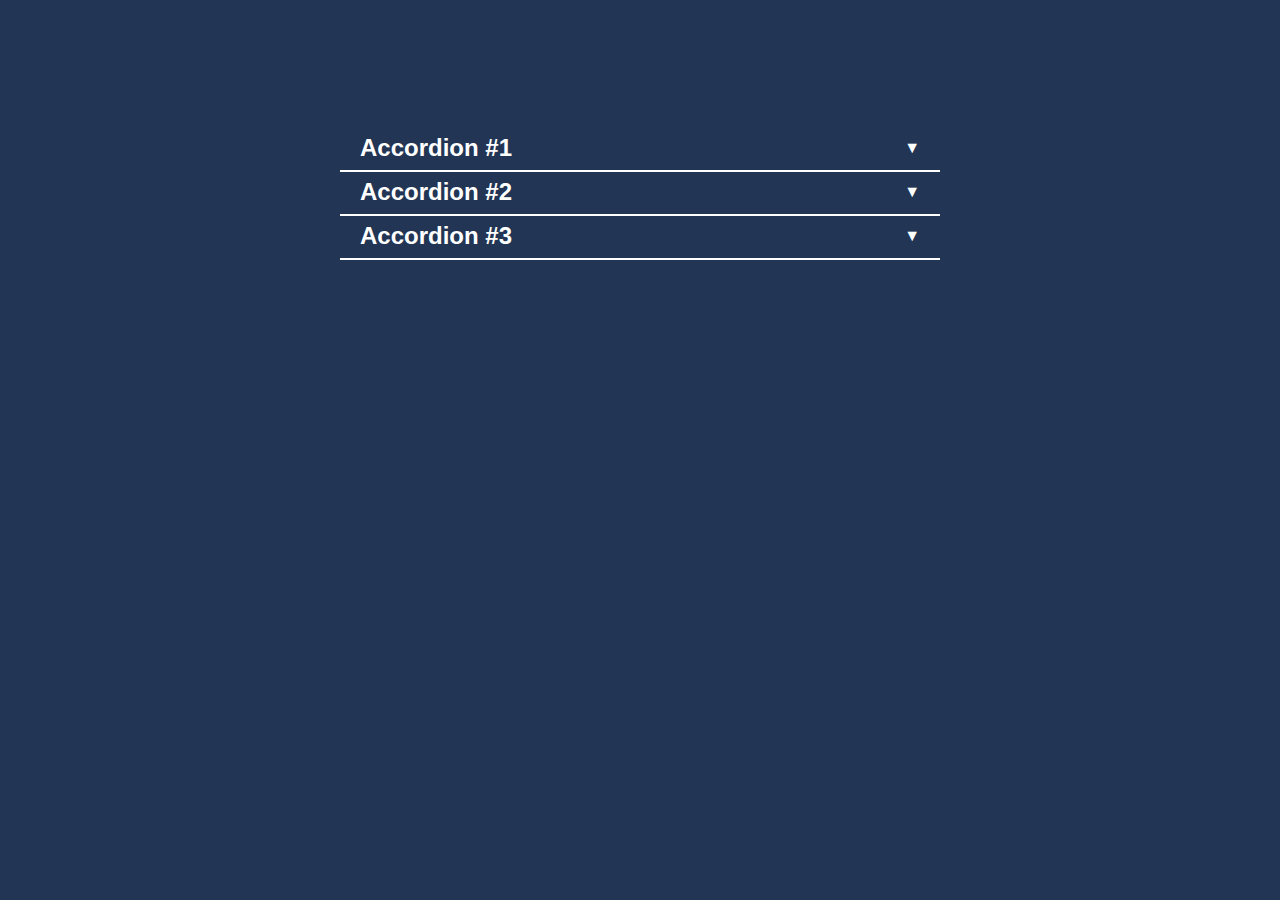
<file: Accordion component/index.html>
<!DOCTYPE html>
<html lang="en">
  <head>
    <meta charset="UTF-8" />
    <meta name="viewport" content="width=device-width, initial-scale=1.0" />
    <link rel="stylesheet" href="styles.css" />
    <title>Accordion Component</title>
  </head>
  <body>
    <div class="container">
      <div class="accordion">
        <div class="accordion-head">
          <h2>Accordion #1</h2>
          <span class="icon">&#9660</span>
        </div>
        <div class="accordion-body">
          <p>
            This is the body of the accordion 1 Lorem ipsum dolor sit amet,
            consectetur adipisicing elit. Doloribus, odio fugit eum officia
            vitae rerum fugiat voluptatibus ducimus itaque beatae? Lorem ipsum dolor sit amet consectetur adipisicing elit. Tempora, ipsam.
          </p>
        </div>
      </div>

      <div class="accordion">
        <div class="accordion-head">
          <h2>Accordion #2</h2>
          <span class="icon">&#9660</span>
        </div>
        <div class="accordion-body">
          <p>
            This is the body of the accordion 2 Lorem ipsum dolor sit amet
            consectetur adipisicing elit. Modi, ipsum rem perferendis cupiditate
            ratione inventore rerum omnis dolorum voluptates aut. Lorem ipsum dolor sit amet consectetur adipisicing elit. Voluptatem, unde?
          </p>
        </div>
      </div>

      <div class="accordion">
        <div class="accordion-head">
          <h2>Accordion #3</h2>
          <span class="icon">&#9660</span>
        </div>
        <div class="accordion-body">
          <p>This is the body of the accordion 3 Lorem ipsum, dolor sit amet consectetur adipisicing elit. Eos totam ex, non omnis veniam commodi aut consequuntur molestiae harum in?Lorem ipsum dolor sit amet consectetur, adipisicing elit. Ratione, magnam.</p>
        </div>
      </div>
    </div>

    <script src="index.js"></script>
  </body>
</html>
</file>
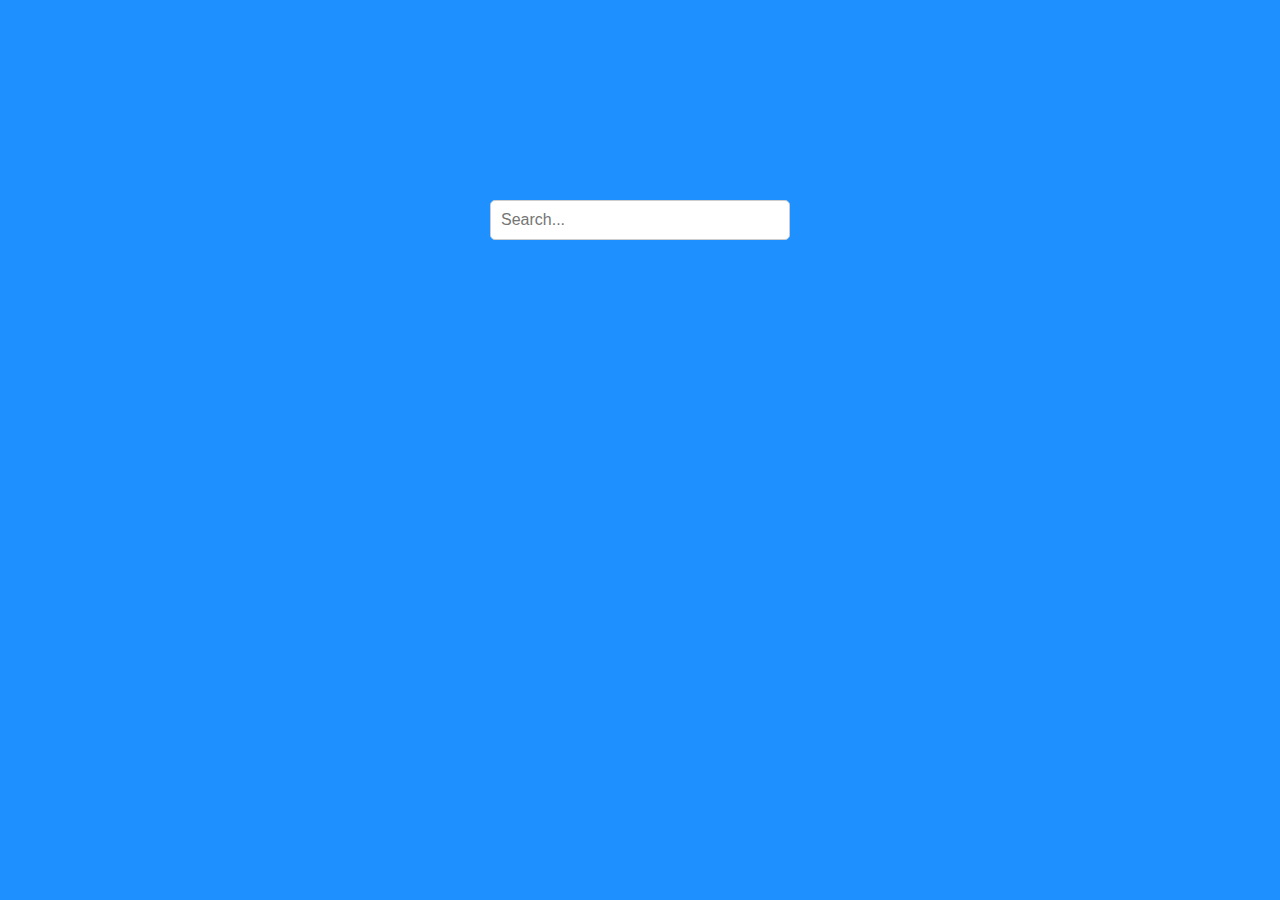
<file: Autofill debouncing/index.html>
<!DOCTYPE html>
<html lang="en">
  <head>
    <meta charset="UTF-8" />
    <meta name="viewport" content="width=device-width, initial-scale=1.0" />
    <title>Debounced Autocomplete Search</title>
    <link rel="stylesheet" href="styles.css" />
  </head>
  <body>
    <div class="search-container">
      <input type="text" id="search-input" placeholder="Search..." />
      <ul id="autocomplete-results" class="autocomplete-results"></ul>
    </div>
    <script src="index.js"></script>
  </body>
</html>
</file>
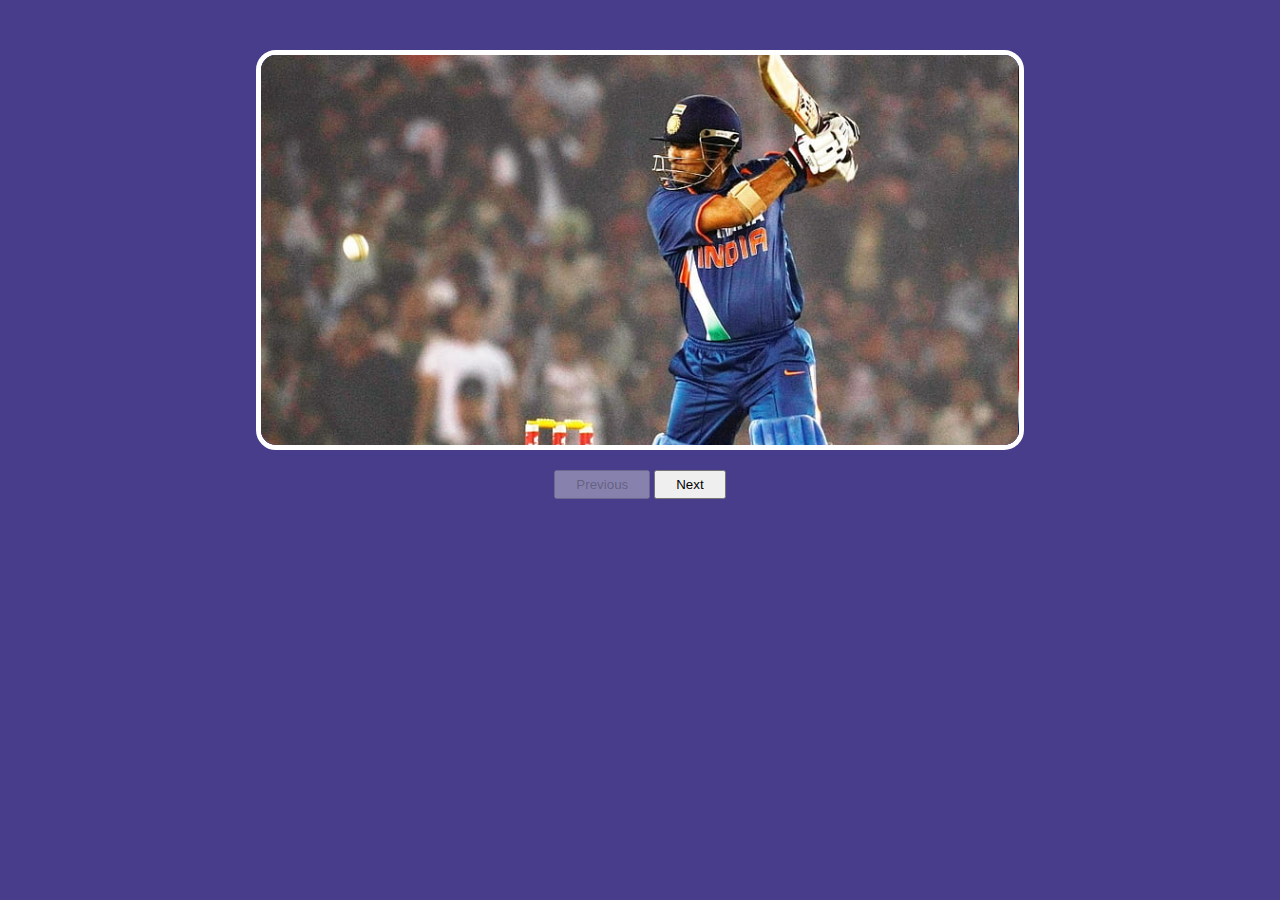
<file: Carousel component/index.html>
<!DOCTYPE html>
<html lang="en">
  <head>
    <meta charset="UTF-8" />
    <meta name="viewport" content="width=device-width, initial-scale=1.0" />
    <link rel="stylesheet" href="styles.css" />
    <title>Carousel Component</title>
  </head>
  <body>
    <div class="main-container">
      <div class="container">
        <div class="slide" style="background-color: darkslateblue">
          <img src="Images/Sachin.jpg" />
        </div>
        <div class="slide" style="background-color: darkseagreen">
          <img src="Images/dhoni.jpg" />
        </div>
        <div class="slide" style="background-color: palevioletred">
          <img src="Images/kohli.webp" />
        </div>
      </div>
    </div>

    <div class="controls">
      <button class="prev" onclick="previous()">Previous</button>
      <button class="nextBtn" onclick="next()">Next</button>
    </div>

    <script src="index.js"></script>
  </body>
</html>
</file>
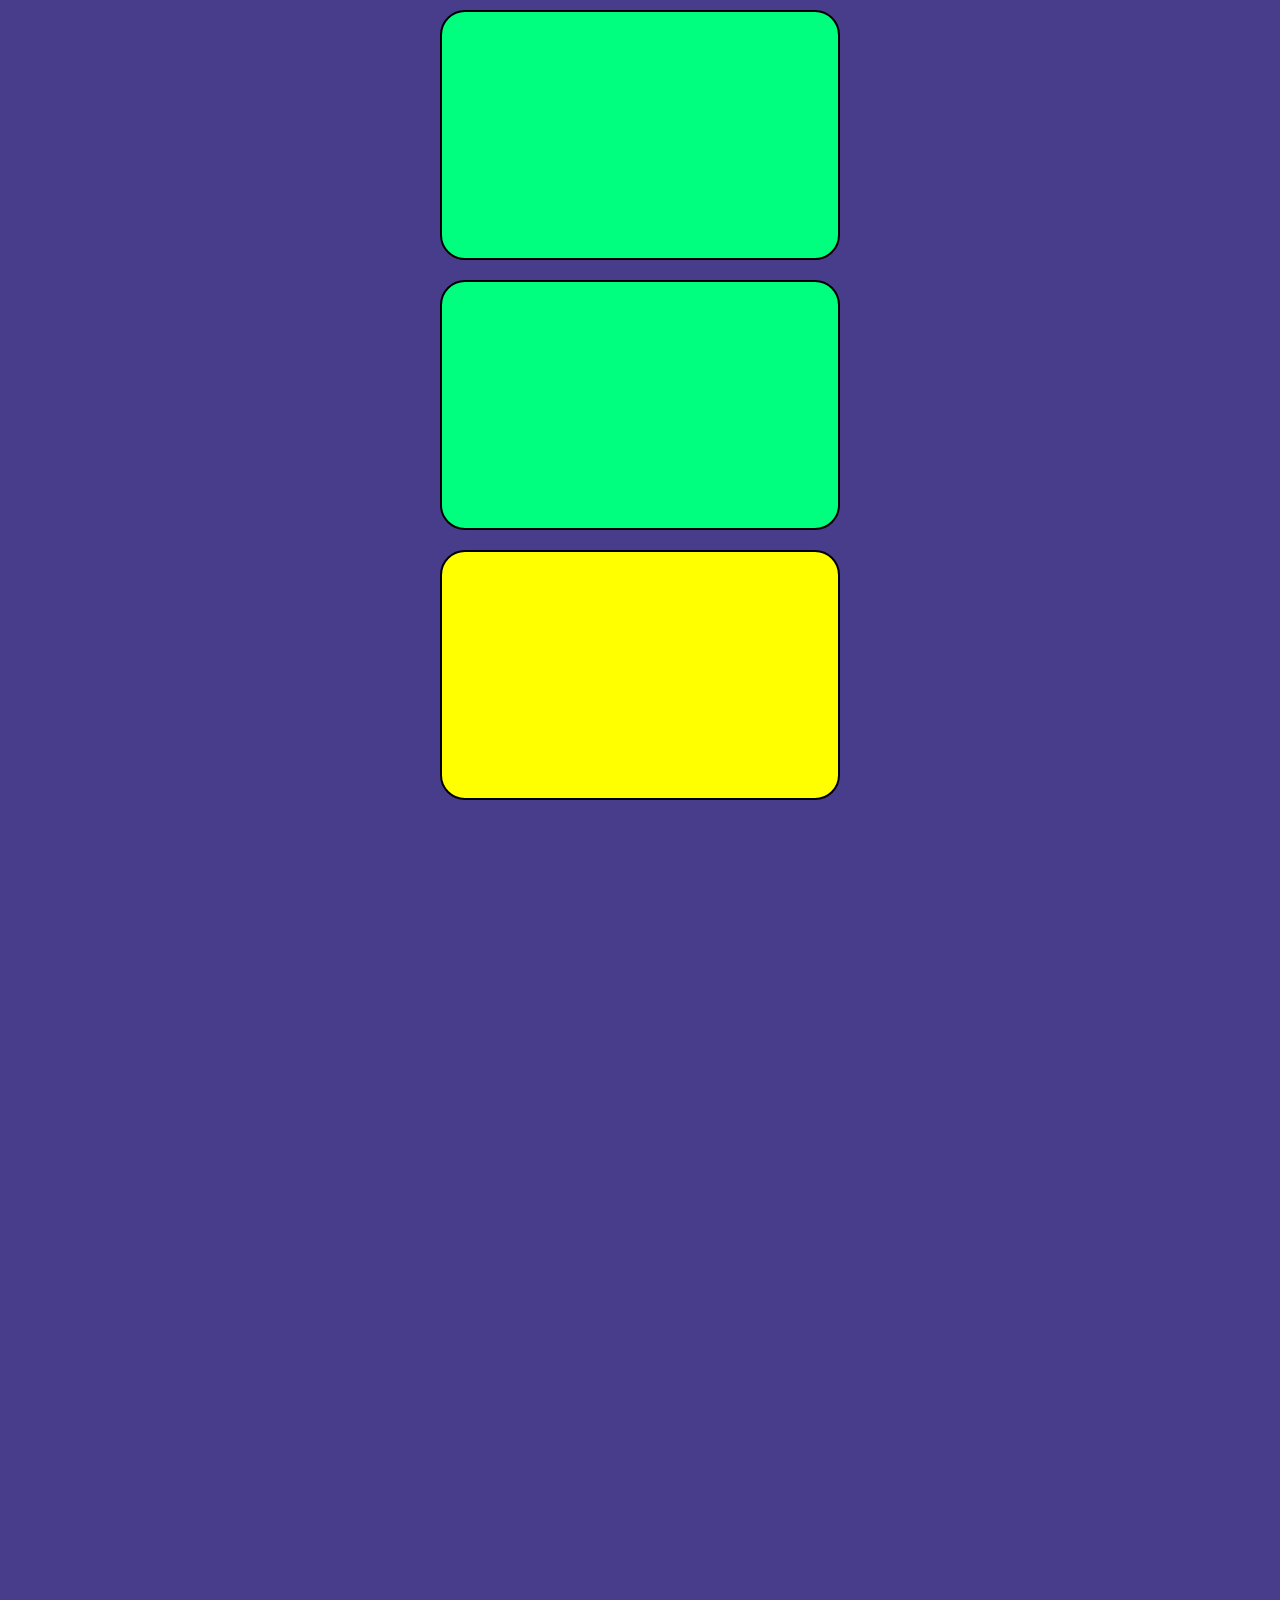
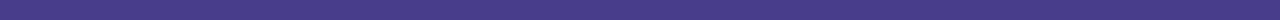
<file: Infinite scrolling/index.html>
<!DOCTYPE html>
<html lang="en">
  <head>
    <meta charset="UTF-8" />
    <meta name="viewport" content="width=device-width, initial-scale=1.0" />
    <link rel="stylesheet" href="styles.css" />
    <title>Infinite Scrolling</title>
  </head>
  <body>
    <div class="container">
      <div class="card"></div>
      <div class="card"></div>
    </div>
    <script src="index.js"></script>
  </body>
</html>
</file>
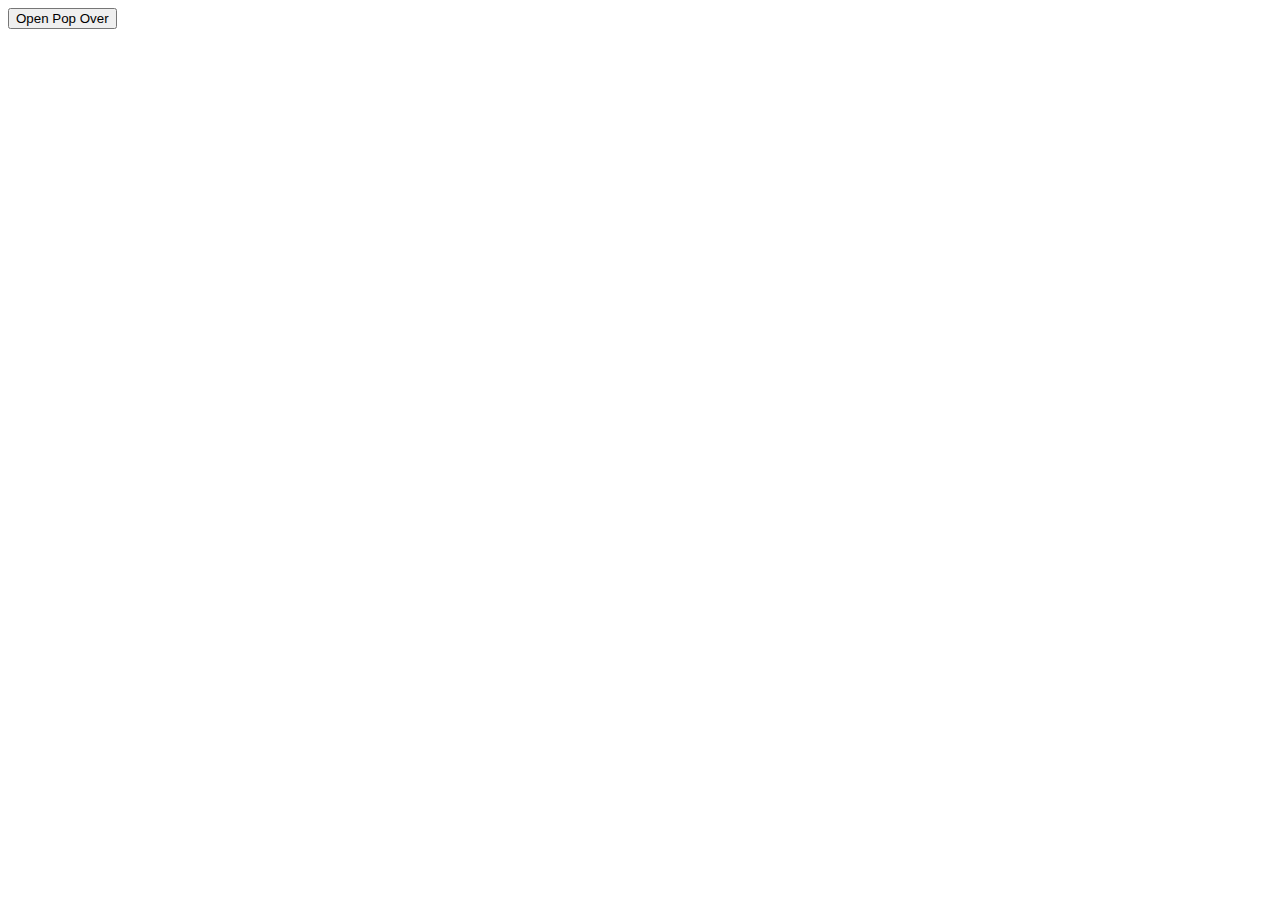
<file: Pop over component/index.html>
<!DOCTYPE html>
<html lang="en">
  <head>
    <meta charset="UTF-8" />
    <meta name="viewport" content="width=device-width, initial-scale=1.0" />
    <link rel="stylesheet" href="styles.css" />
    <title>Pop Over Component</title>
  </head>
  <body>
    <div class="container">
      <button onclick="openPopOver()">Open Pop Over</button>
      <div class="pop-over">
        <div class="cancel">&#10062</div>
        Good morning ☀️
      </div>
    </div>
    <div class="overlay"></div>

    <script src="index.js"></script>
  </body>
</html>
</file>
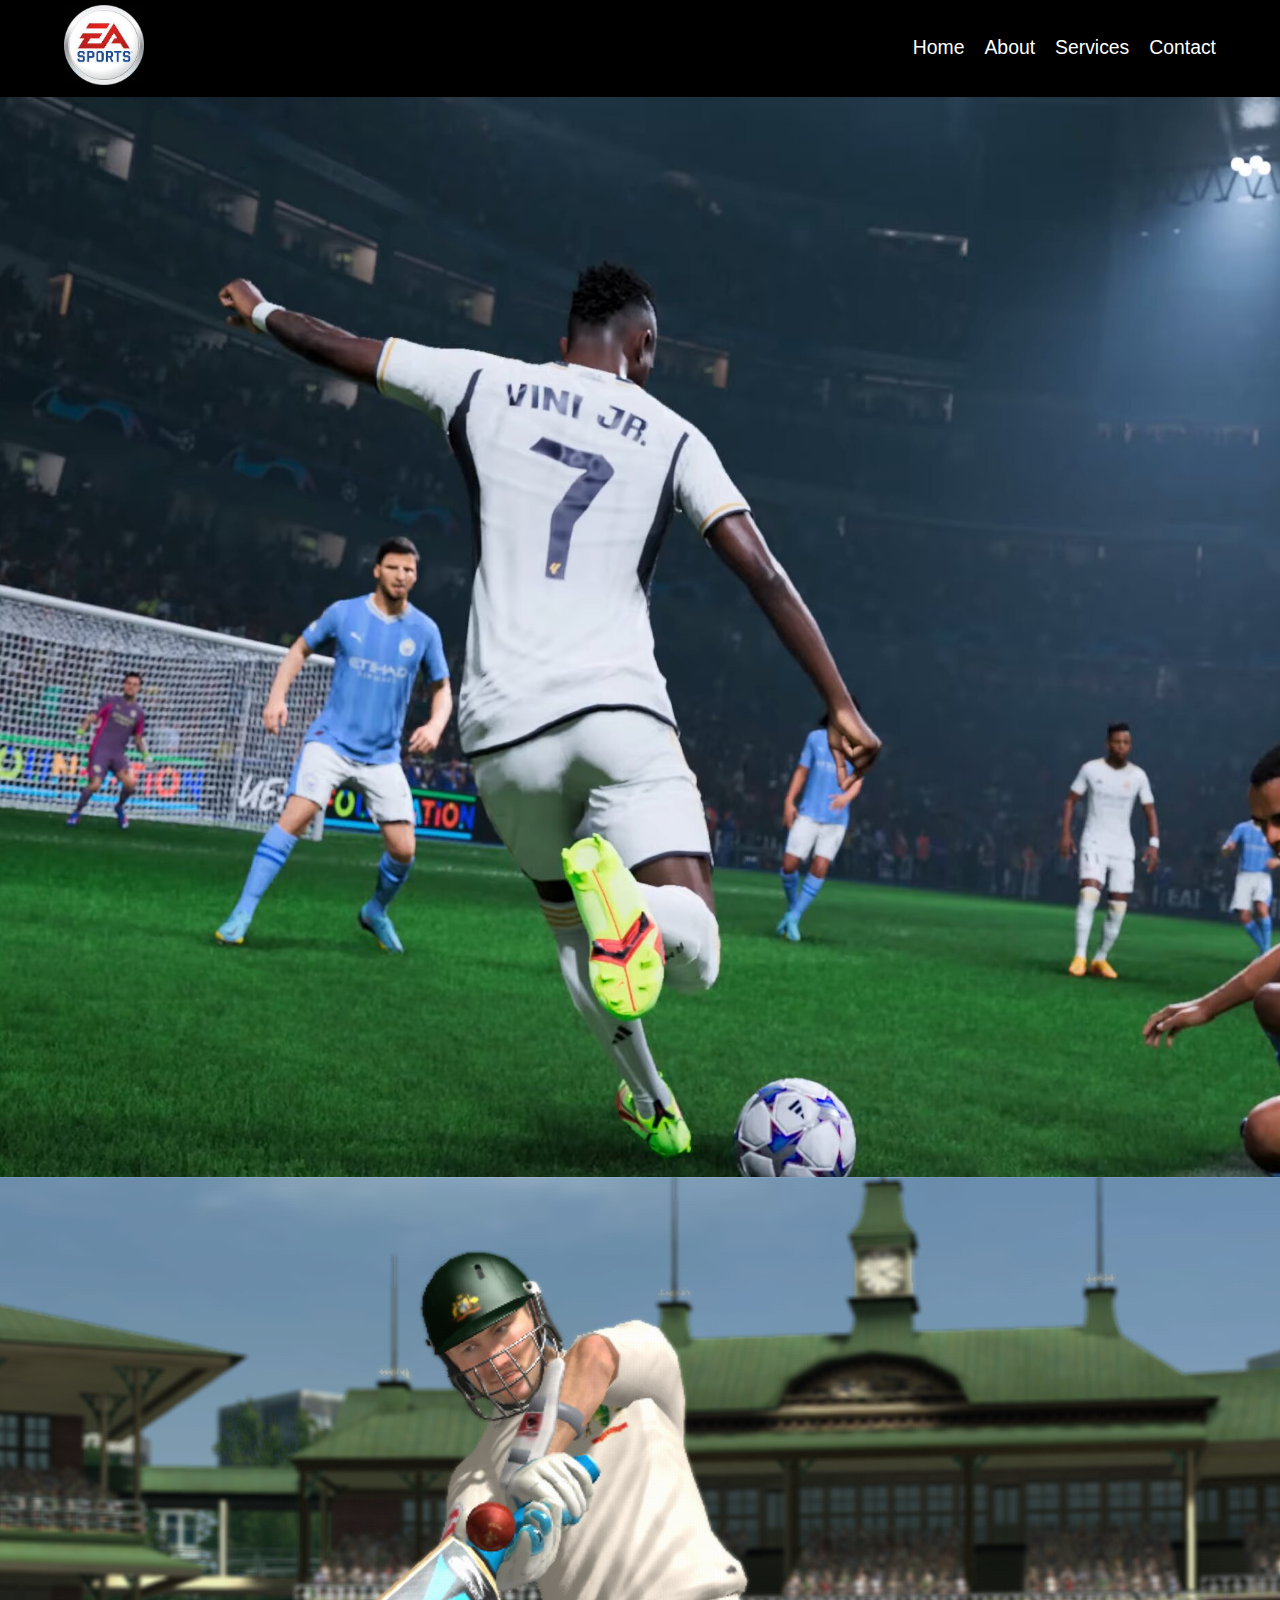
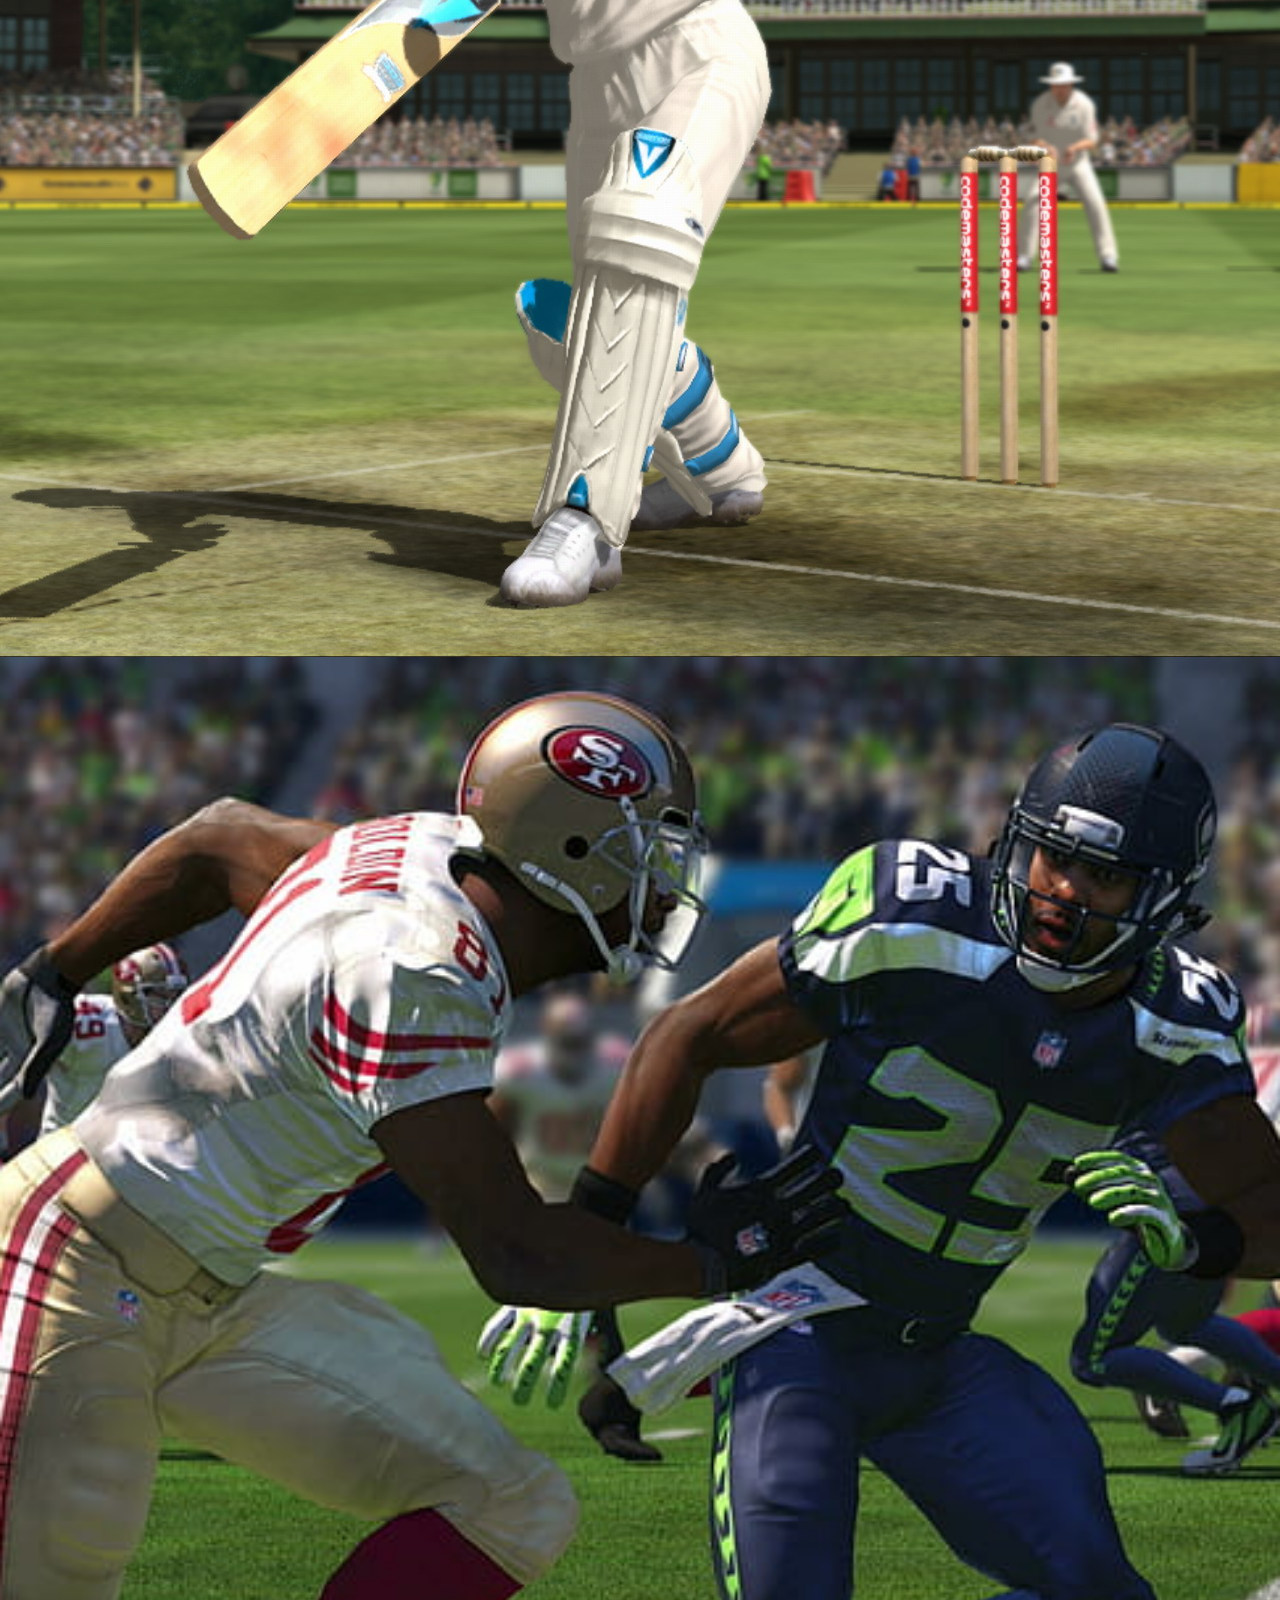
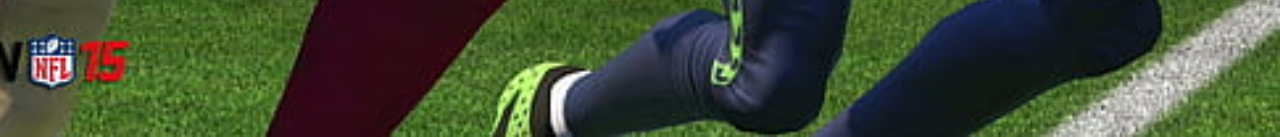
<file: Responsive navbar/index.html>
<!DOCTYPE html>
<html lang="en">
  <head>
    <meta charset="UTF-8" />
    <meta name="viewport" content="width=device-width, initial-scale=1.0" />
    <title>Responsive Navbar</title>
    <link rel="stylesheet" href="styles.css" />
  </head>
  <body>
    <nav class="navbar">
      <div class="logo"><img src="Images/logo.jpg" alt="" /></div>
      <ul class="nav-links">
        <li><a href="#home">Home</a></li>
        <li><a href="#about">About</a></li>
        <li><a href="#services">Services</a></li>
        <li><a href="#contact">Contact</a></li>
      </ul>
      <div class="nav-toggle">
        <div class="line"></div>
        <div class="line"></div>
        <div class="line"></div>
      </div>
    </nav>

    <div id="home" class="section">
      <img src="Images/football.jpg" alt="" />
    </div>

    <div id="about" class="section">
      <img src="Images/cricket.jpeg" alt="" />
    </div>

    <div id="services" class="section">
      <img src="Images/nfl.jpg" alt="" />
    </div>

    <script src="index.js"></script>
  </body>
</html>
</file>
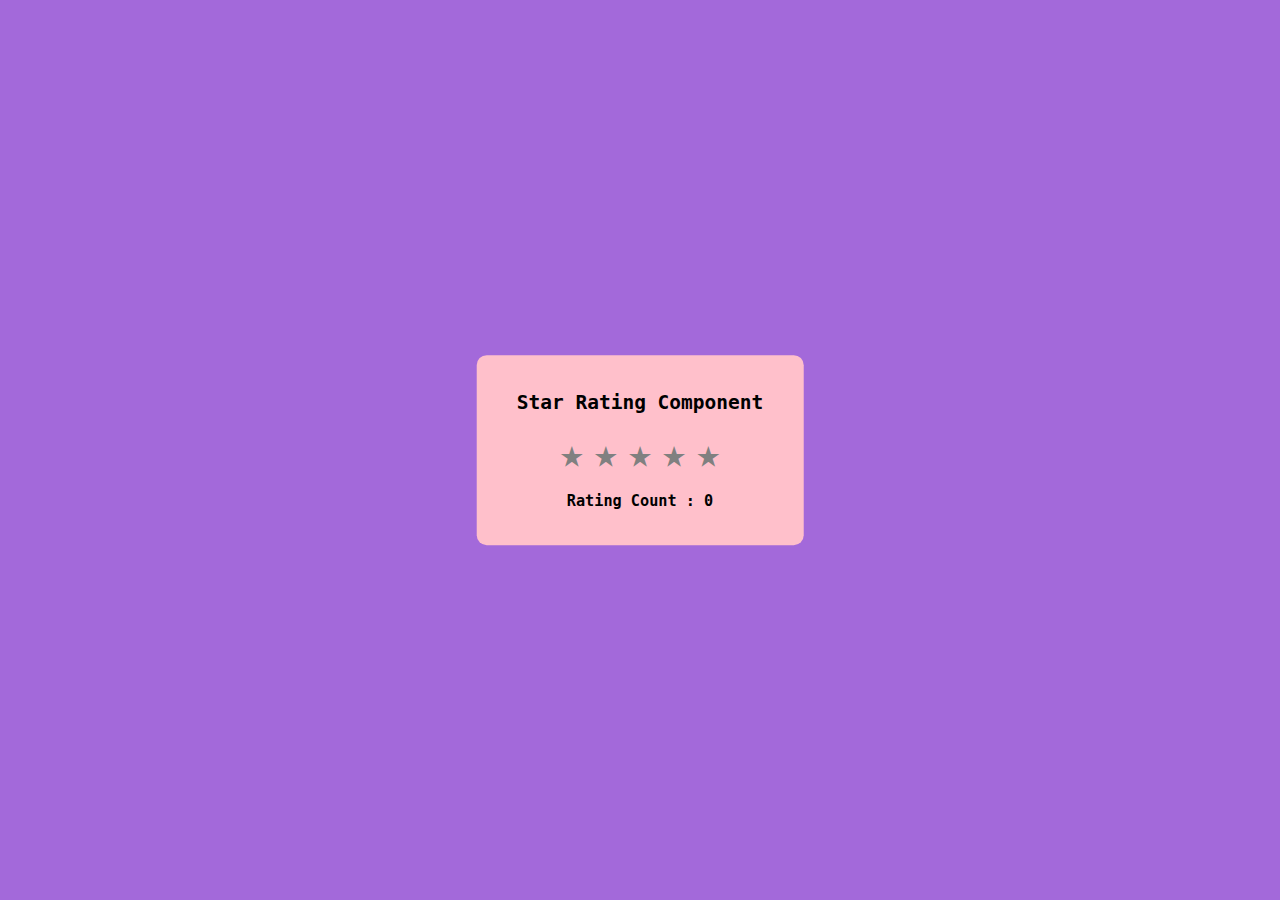
<file: Star rating component/index.html>
<!DOCTYPE html>
<html lang="en">
  <head>
    <meta charset="UTF-8" />
    <meta name="viewport" content="width=device-width, initial-scale=1.0" />
    <link rel="stylesheet" href="styles.css" />
    <title>Star Rating Component</title>
  </head>
  <body>
    <div class="container">
      <h2>Star Rating Component</h2>
      <div class="stars">
        <span class="star">&#9733</span>
        <span class="star">&#9733</span>
        <span class="star">&#9733</span>
        <span class="star">&#9733</span>
        <span class="star">&#9733</span>
        <!-- <div>&#9733</div> -->
      </div>
      <h3>Rating Count : <span id="rating-count">0</span></h3>

      <script src="index.js"></script>
    </div>
  </body>
</html>
</file>
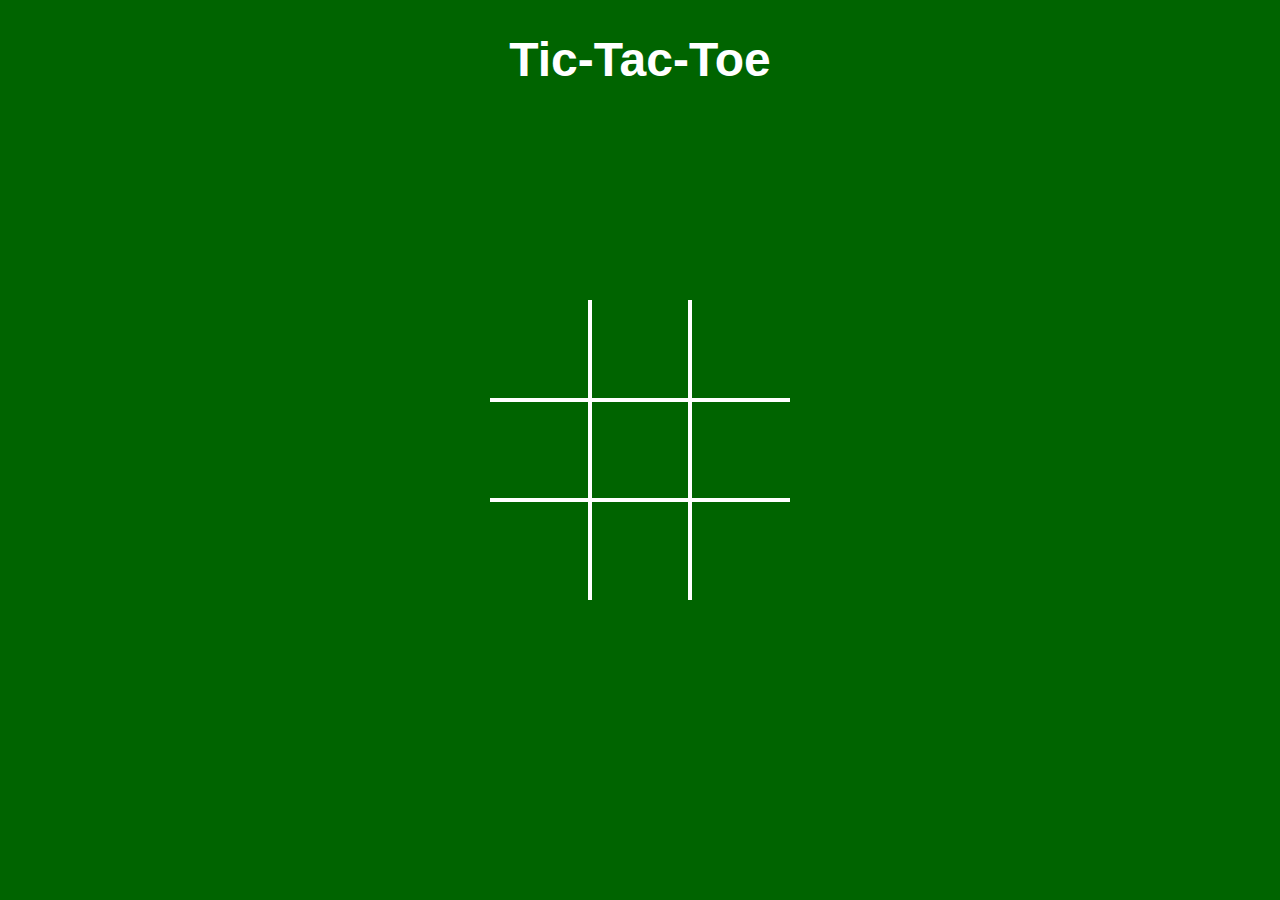
<file: Tic Tac Toe/index.html>
<!DOCTYPE html>
<html lang="en">
  <head>
    <meta charset="UTF-8" />
    <meta name="viewport" content="width=device-width, initial-scale=1.0" />
    <title>Tic Tac Toe</title>
    <link rel="stylesheet" href="styles.css" />
    <script src="index.js" defer></script>
  </head>
  <body>
    <h1>Tic-Tac-Toe</h1>
    <div class="board" id="board">
      <div class="cell" data-cell></div>
      <div class="cell" data-cell></div>
      <div class="cell" data-cell></div>
      <div class="cell" data-cell></div>
      <div class="cell" data-cell></div>
      <div class="cell" data-cell></div>
      <div class="cell" data-cell></div>
      <div class="cell" data-cell></div>
      <div class="cell" data-cell></div>
    </div>

    <div class="winning-message" id="winningMessage">
      <div data-winning-message-text></div>
      <button id="restartButton">Restart</button>
    </div>
  </body>
</html>
</file>
<file: Accordion component/styles.css>
* {
  margin: 0;
  padding: 0;
  box-sizing: border-box;
  background-color: #223554;
  color: #fff;
  font-family: "Lucida Sans", "Lucida Sans Regular", "Lucida Grande",
    "Lucida Sans Unicode", Geneva, Verdana, sans-serif;
}

.container {
  margin-top: 10%;
}

.accordion {
  width: 600px;
  margin: auto;
  max-width: 80%;
  border-bottom: 2px solid white;
  overflow: hidden;
  height: 44px;
  transition: 500ms ease-in-out;
}

.accordion-head {
  justify-content: space-between;
  height: 40px;
  display: flex;
  align-items: center;
  padding: 5px 20px;
  cursor: pointer;
}

.accordion-body {
  height: 100px;
  padding: 5px 20px;
}
</file>
<file: Autofill debouncing/styles.css>
body {
  font-family: Arial, sans-serif;
  background-color: dodgerblue;
}

.search-container {
  position: relative;
  width: 300px;
  margin: 200px auto;
}

#search-input {
  width: 100%;
  padding: 10px;
  font-size: 16px;
  box-sizing: border-box;
  border: 1px solid #ccc;
  border-radius: 5px;
}

.autocomplete-results {
  list-style: none;
  padding: 0;
  margin: 0;
  border: 1px solid #ccc;
  border-top: none;
  position: absolute;
  width: 100%;
  z-index: 1000;
  display: none;
}

.autocomplete-results li {
  background-color: #fff;
  padding: 10px;
  border-bottom: 1px solid #ccc;
  cursor: pointer;
}

.autocomplete-results li:hover {
  background-color: #f0f0f0;
}
</file>
<file: Carousel component/styles.css>
* {
  padding: 0;
  margin: 0;
  box-sizing: border-box;
}

body {
  background-color: darkslateblue;
}

.main-container {
  width: fit-content;
  margin: 50px auto 0;
}

.container {
  width: 60vw;
  height: 400px;
  overflow: hidden;
  position: relative;
  border: 5px solid #fff;
  border-radius: 20px;
  transition: 1000ms ease-in-out;
}

button {
  padding: 5px 20px;
  cursor: pointer;
}

.controls {
  width: fit-content;
  margin: 20px auto;
}

.slide {
  height: 400px;
  color: #fff;
  width: 100%;
  transition: 1000ms ease-in-out;
  position: absolute;
  display: flex;
  justify-content: center;
  align-items: center;
}

.slide img {
  width: 760px;
  object-fit: contain;
}

h2 {
  font-size: 4rem;
}
</file>
<file: Infinite scrolling/styles.css>
* {
  margin: 0;
  padding: 0;
  box-sizing: border-box;
}

body {
  font-family: monospace;
  background-color: darkslateblue;
}

.container {
  display: flex;
  flex-direction: column;
  align-items: center;
}

.card {
  margin: 10px;
  background-color: springgreen;
  width: 400px;
  height: 250px;
  border: solid 2px black;
  border-radius: 25px;
  display: flex;
  justify-content: center;
  align-items: center;
  transform: translateX(100px);
  opacity: 0;
  transition: 150ms;
}

.show {
  transform: translateX(0);
  opacity: 1;
}
</file>
<file: Pop over component/styles.css>
button {
  cursor: pointer;
}

.pop-over {
  background-color: pink;
  padding: 2% 5%;
  z-index: 1;
  border: 1px solid black;
  border-radius: 20px;
  width: 400px;
  max-width: 80%;
  position: absolute;
  top: 50%;
  left: 50%;
  transform: translate(-50%, -50%) scale(0);
  font-size: 2rem;
  transition: transform 200ms ease-in-out;
}

.pop-over.active {
  transform: translate(-50%, -50%) scale(1);
}

.cancel {
  width: auto;
  position: fixed;
  top: 10px;
  right: 10px;
  cursor: pointer;
}

.overlay {
  background-color: rgba(0, 0, 0, 0.5);
  position: absolute;
  z-index: 0;
  top: 0;
  left: 0;
  right: 0;
  bottom: 0;
  opacity: 0;
  transition: 200ms ease-in-out;
  pointer-events: none;
}
.overlay.active {
  opacity: 1;
  pointer-events: auto;
}
</file>
<file: Responsive navbar/styles.css>
* {
  padding: 0;
  margin: 0;
  box-sizing: border-box;
  font-size: 1.1rem;
  font-family: "Lucida Sans", "Lucida Sans Regular", "Lucida Grande",
    "Lucida Sans Unicode", Geneva, Verdana, sans-serif;
}

nav {
  background-color: #000;
  display: flex;
  color: #fff;
  padding: 5px 5%;
  justify-content: space-between;
  align-items: center;
  border-bottom: 2px solid black;
}

.logo img {
  width: 80px;
}

.nav-toggle {
  display: none;
}

.nav-links {
  display: flex;
  list-style: none;
}

.nav-links a {
  text-decoration: none;
  color: #fff;
  margin-left: 20px;
}

.nav-links a:hover {
  color: #fff;
  text-decoration: underline;
  background-color: red;
}

.line {
  height: 3px;
  width: 40px;
  margin-top: 5px;
  background-color: #fff;
}

.section {
  width: 100%;
  height: 120vh;
  overflow: hidden;
}

.section img {
  width: 100%;
  height: 100%;
  object-fit: cover;
}

@media screen and (max-width: 700px) {
  nav {
    position: relative;
  }

  .nav-toggle {
    display: block;
    cursor: pointer;
  }

  .nav-links {
    background-color: #000;
    flex-direction: column;
    position: absolute;
    right: 0;
    top: 100%;
    width: 120px;
    transition: height 500ms ease-in-out;
    overflow: hidden;
    height: 0;
  }

  .nav-links a {
    color: #fff;
  }

  .nav-links.open {
    height: 170px;
  }

  .nav-links li {
    height: 40px;
    display: flex;
    align-items: center;
    justify-content: center;
  }

  .nav-links li:hover {
    background-color: red;
  }

  .nav-links a {
    margin: 0;
  }
}
</file>
<file: Star rating component/styles.css>
body {
  background-color: rgb(163, 105, 218);
  font-family: monospace;
}

.container {
  width: fit-content;
  position: absolute;
  top: 50%;
  left: 50%;
  transform: translate(-50%, -50%);
  display: flex;
  flex-direction: column;
  align-items: center;
  background-color: pink;
  padding: 20px 40px;
  border-radius: 10px;
}

.stars {
  display: flex;
  gap: 10px;
  cursor: pointer;
}

.star {
  font-size: 40px;
  color: gray;
}

.filled {
  color: yellow;
}
</file>
<file: Tic Tac Toe/styles.css>
*,
*::after,
*::before {
  box-sizing: border-box;
}

:root {
  --cell-size: 100px;
  --mark-size: calc(var(--cell-size) * 0.9);
}

body {
  margin: 0;
  font-family: "Segoe UI", Tahoma, Geneva, Verdana, sans-serif;
  background-color: darkgreen;
}

h1 {
  color: #fff;
  position: absolute;
  left: 50%;
  transform: translateX(-50%);
  font-size: 3rem;
}

.board {
  width: 100vw;
  height: 100vh;
  display: grid;
  justify-content: center;
  align-content: center;
  justify-items: center;
  align-items: center;
  grid-template-columns: repeat(3, auto);
}

.cell {
  width: var(--cell-size);
  height: var(--cell-size);
  border: 2px solid #fff;
  display: flex;
  justify-content: center;
  align-items: center;
  position: relative;
  cursor: pointer;
}

.cell:first-child,
.cell:nth-child(2),
.cell:nth-child(3) {
  border-top: none;
}

.cell:nth-child(3n + 1) {
  border-left: none;
}

.cell:nth-child(3n + 3) {
  border-right: none;
}

.cell:last-child,
.cell:nth-child(8),
.cell:nth-child(7) {
  border-bottom: none;
}

.cell.x,
.cell.circle {
  cursor: not-allowed;
}

.cell.x::before,
.cell.x::after,
.cell.circle::before {
  background-color: #fff;
}

.board.x .cell:not(.x):not(.circle):hover::before,
.board.x .cell:not(.x):not(.circle):hover::after,
.board.circle .cell:not(.x):not(.circle):hover::before {
  background-color: rgba(255, 255, 255, 0.2);
}

.cell.x::before,
.cell.x::after,
.board.x .cell:not(.x):not(.circle):hover::before,
.board.x .cell:not(.x):not(.circle):hover::after {
  content: "";
  position: absolute;
  width: calc(var(--mark-size) * 0.15);
  height: var(--mark-size);
}

.cell.x::before,
.board.x .cell:not(.x):not(.circle):hover::before {
  transform: rotate(45deg);
}

.cell.x::after,
.board.x .cell:not(.x):not(.circle):hover::after {
  transform: rotate(-45deg);
}

.cell.circle::before,
.cell.circle::after,
.board.circle .cell:not(.x):not(.circle):hover::before,
.board.circle .cell:not(.x):not(.circle):hover::after {
  content: "";
  position: absolute;
  border-radius: 50%;
}

.cell.circle::before,
.board.circle .cell:not(.x):not(.circle):hover::before {
  width: var(--mark-size);
  height: var(--mark-size);
}

.cell.circle::after,
.board.circle .cell:not(.x):not(.circle):hover::after {
  width: calc(var(--mark-size) * 0.7);
  height: calc(var(--mark-size) * 0.7);
  background-color: darkgreen;
}

.winning-message {
  display: none;
  position: fixed;
  top: 0;
  left: 0;
  right: 0;
  bottom: 0;
  background-color: rgba(0, 0, 0, 0.9);
  justify-content: center;
  align-items: center;
  color: white;
  font-size: 5rem;
  flex-direction: column;
}

.winning-message button {
  font-size: 3rem;
  background-color: white;
  border: 1px solid black;
  border-radius: 50px;
  padding: 0.25em 0.7em;
  cursor: pointer;
}

.winning-message button:hover {
  background-color: black;
  color: white;
  border-color: white;
}

.winning-message.show {
  display: flex;
}
</file>
